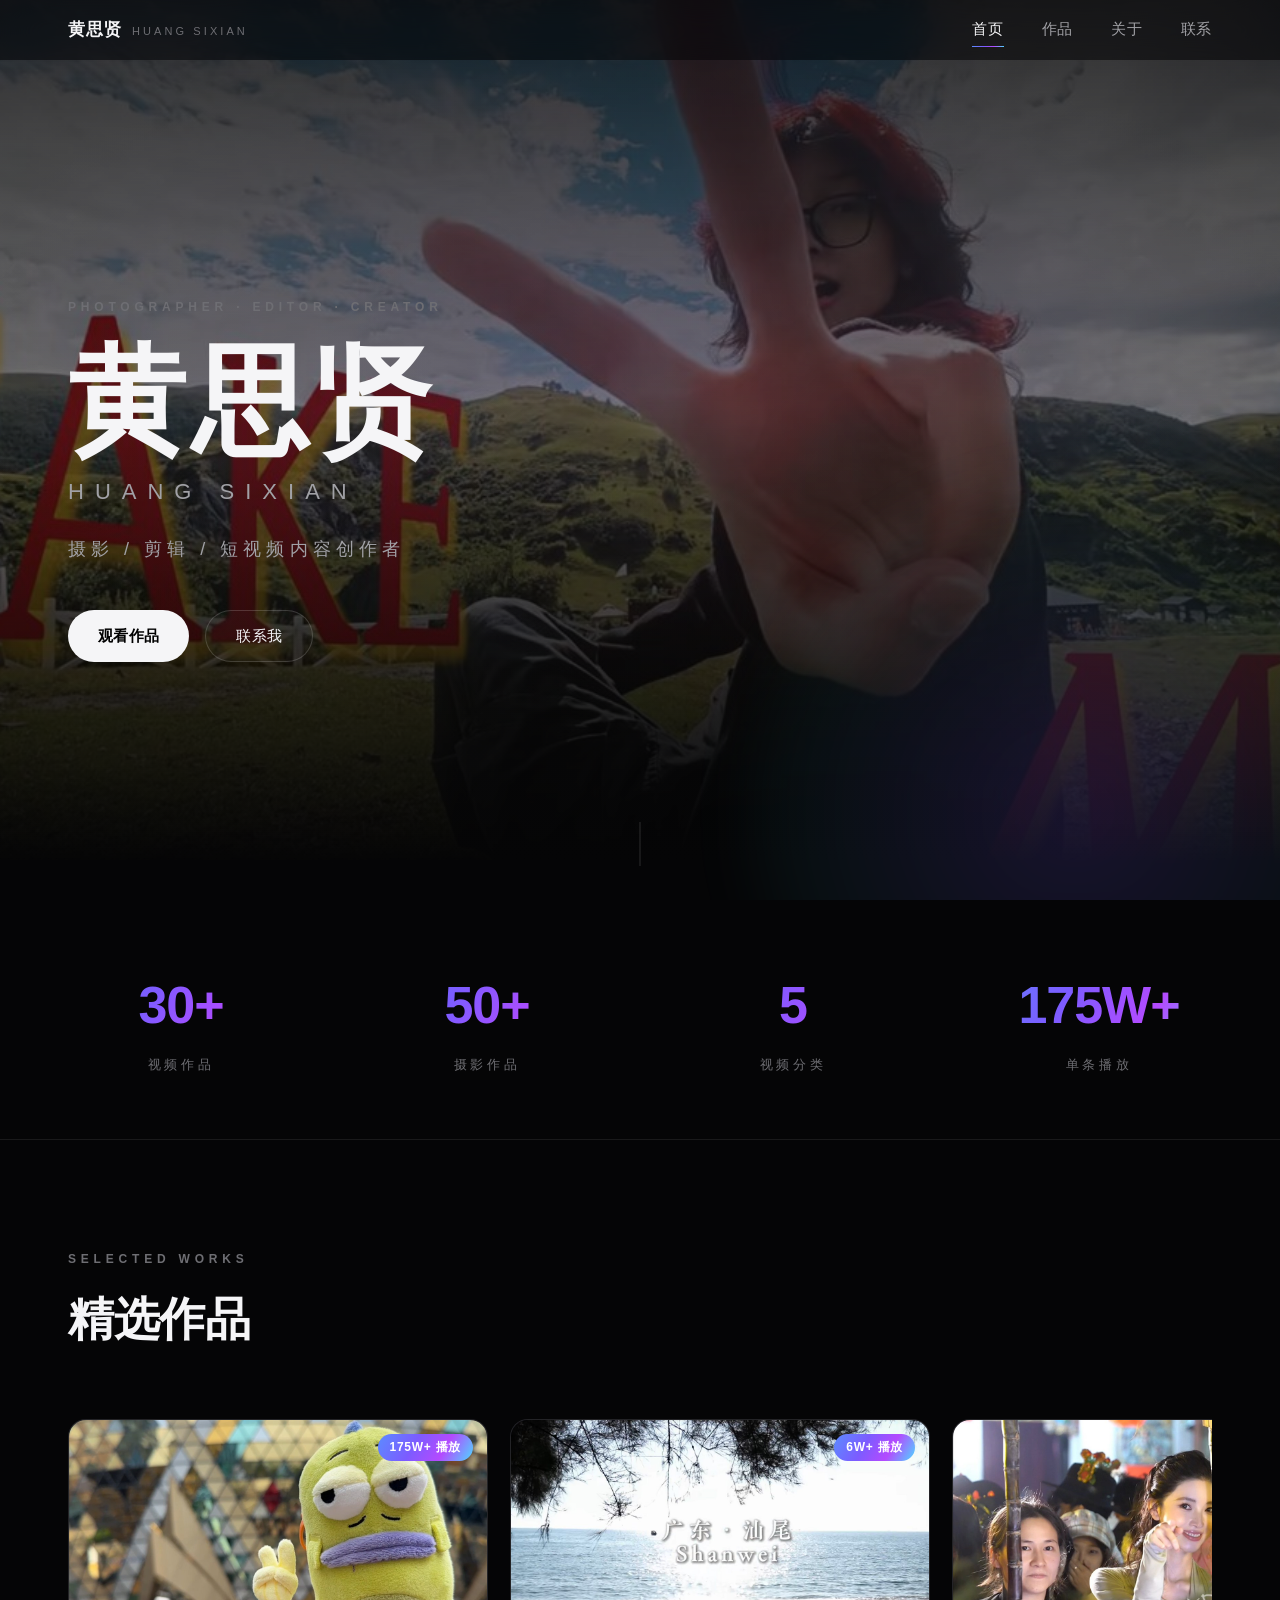
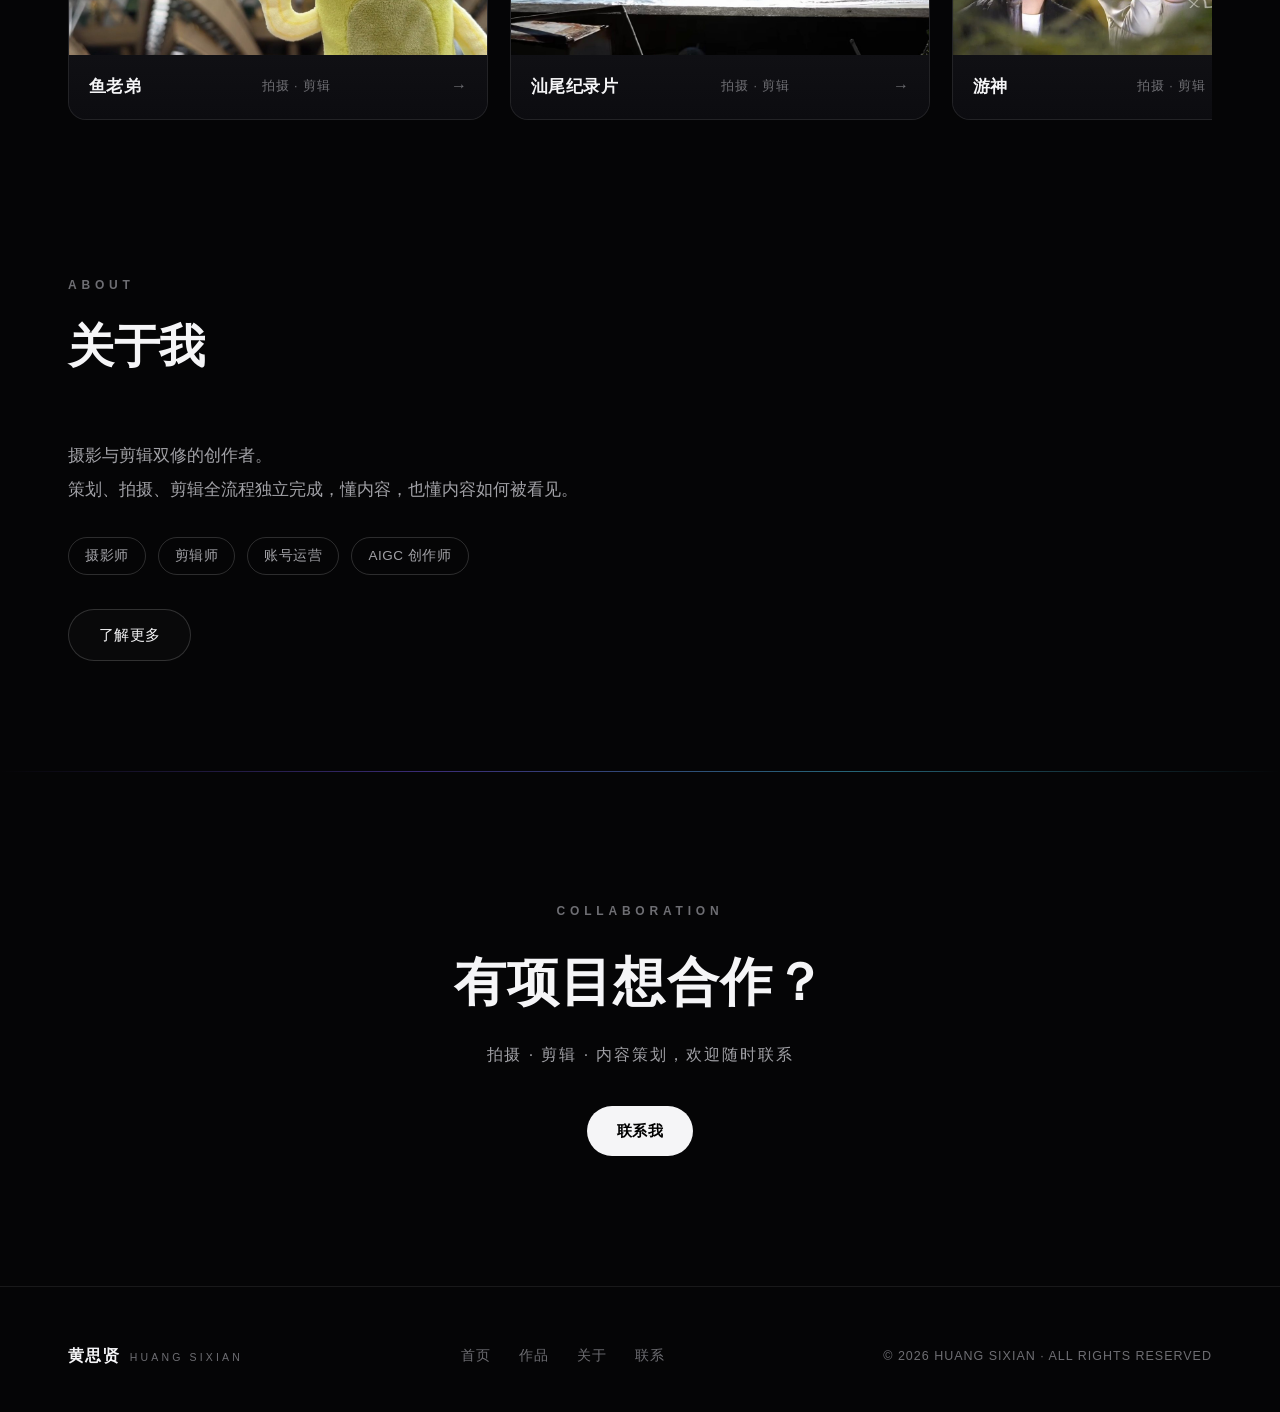
<file: index.html>
<!DOCTYPE html>
<html lang="zh-CN">
<head>
<meta charset="utf-8">
<meta name="viewport" content="width=device-width, initial-scale=1">
<meta name="description" content="黄思贤 HUANG SIXIAN — 摄影 / 剪辑 / 短视频内容创作者个人作品集">
<title>黄思贤 · HUANG SIXIAN — 作品集</title>
<link rel="stylesheet" href="css/style.css">
</head>
<body>

<nav class="nav" id="nav">
  <div class="container nav-inner">
    <a class="nav-logo" href="index.html">
      <span class="cn">黄思贤</span>
      <span class="en">HUANG SIXIAN</span>
    </a>
    <div class="nav-links">
      <a href="index.html" class="active">首页</a>
      <a href="works.html">作品</a>
      <a href="about.html">关于</a>
      <a href="contact.html">联系</a>
    </div>
    <button class="nav-burger" id="navBurger" aria-label="菜单">
      <span></span><span></span><span></span>
    </button>
  </div>
</nav>

<div class="mobile-menu" id="mobileMenu">
  <div>
    <a href="index.html" class="active">首页</a>
    <div class="en">HOME</div>
  </div>
  <div>
    <a href="works.html">作品</a>
    <div class="en">WORKS</div>
  </div>
  <div>
    <a href="about.html">关于</a>
    <div class="en">ABOUT</div>
  </div>
  <div>
    <a href="contact.html">联系</a>
    <div class="en">CONTACT</div>
  </div>
</div>

<header class="hero">
  <div class="hero-bg" id="heroBg">
    <video autoplay muted loop playsinline preload="auto"
           poster="assets/posters/c09.jpg"
           src="assets/media/1创意短片（自拍自剪）/川西短片1.mp4"></video>
  </div>
  <div class="hero-veil"></div>
  <div class="hero-glow"></div>
  <div class="container hero-content">
    <p class="label">PHOTOGRAPHER · EDITOR · CREATOR</p>
    <h1>黄思贤</h1>
    <p class="hero-en">HUANG SIXIAN</p>
    <p class="hero-sub">摄影 / 剪辑 / 短视频内容创作者</p>
    <div class="hero-cta">
      <a class="btn" href="works.html">观看作品</a>
      <a class="btn-ghost" href="contact.html">联系我</a>
    </div>
  </div>
  <div class="scroll-hint"></div>
</header>

<section class="stats">
  <div class="container stats-inner">
    <div class="stat reveal"><div class="num">30+</div><div class="cap">视频作品</div></div>
    <div class="stat reveal"><div class="num">50+</div><div class="cap">摄影作品</div></div>
    <div class="stat reveal"><div class="num">5</div><div class="cap">视频分类</div></div>
    <div class="stat reveal"><div class="num">175W+</div><div class="cap">单条播放</div></div>
  </div>
</section>

<section class="section" id="featured">
  <div class="container">
    <div class="section-head reveal">
      <span class="label">SELECTED WORKS</span>
      <h2>精选作品</h2>
    </div>
  </div>
  <div class="container">
    <div class="featured-row" id="featuredRow"></div>
  </div>
</section>

<section class="section" style="padding-top:20px;">
  <div class="container">
    <div class="section-head reveal">
      <span class="label">ABOUT</span>
      <h2>关于我</h2>
    </div>
    <div class="reveal" style="max-width:640px;">
      <p style="font-size:17px;color:var(--text-2);line-height:2;">
        摄影与剪辑双修的创作者。<br>
        策划、拍摄、剪辑全流程独立完成，懂内容，也懂内容如何被看见。
      </p>
      <div class="skill-row">
        <span class="chip">摄影师</span>
        <span class="chip">剪辑师</span>
        <span class="chip">账号运营</span>
        <span class="chip">AIGC 创作师</span>
      </div>
      <div style="margin-top:34px;">
        <a class="btn-ghost" href="about.html">了解更多</a>
      </div>
    </div>
  </div>
</section>

<div class="grad-line"></div>

<section class="cta">
  <div class="container reveal">
    <span class="label" style="margin-bottom:20px;display:block;">COLLABORATION</span>
    <h2>有项目想合作？</h2>
    <p>拍摄 · 剪辑 · 内容策划，欢迎随时联系</p>
    <a class="btn" href="contact.html">联系我</a>
  </div>
</section>

<footer>
  <div class="container footer-inner">
    <div class="footer-brand">
      <span class="cn">黄思贤</span>
      <span class="en">HUANG SIXIAN</span>
    </div>
    <div class="footer-links">
      <a href="index.html">首页</a>
      <a href="works.html">作品</a>
      <a href="about.html">关于</a>
      <a href="contact.html">联系</a>
    </div>
    <div class="footer-copy">© 2026 HUANG SIXIAN · ALL RIGHTS RESERVED</div>
  </div>
</footer>

<div class="toast" id="toast"></div>

<script src="js/data.js"></script>
<script src="js/main.js"></script>
<script src="js/home.js"></script>
</body>
</html>
</file>
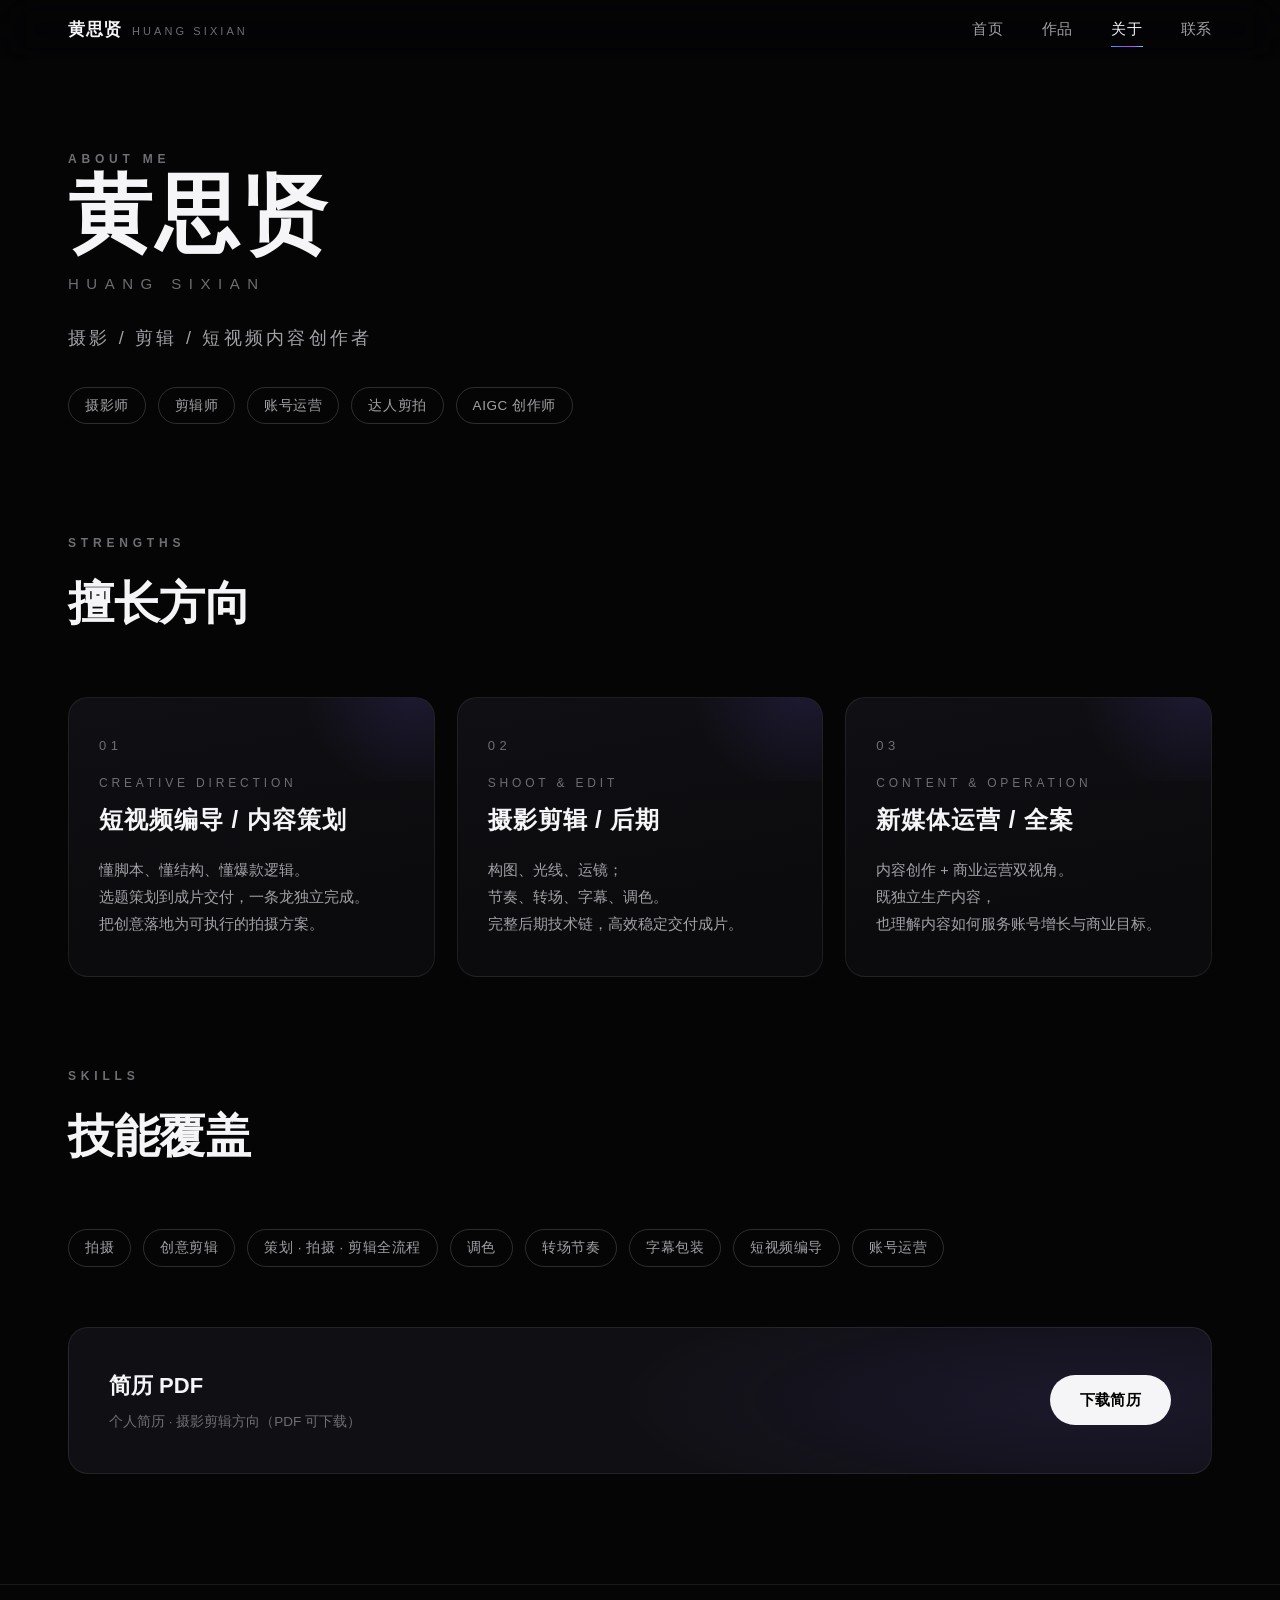
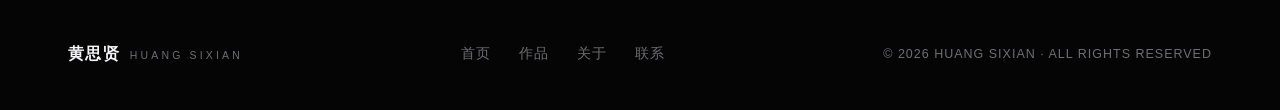
<file: about.html>
<!DOCTYPE html>
<html lang="zh-CN">
<head>
<meta charset="utf-8">
<meta name="viewport" content="width=device-width, initial-scale=1">
<meta name="description" content="黄思贤 — 摄影师 / 剪辑师 / 账号运营 / AIGC 创作师">
<title>关于 · 黄思贤 HUANG SIXIAN</title>
<link rel="stylesheet" href="css/style.css">
</head>
<body>

<nav class="nav" id="nav">
  <div class="container nav-inner">
    <a class="nav-logo" href="index.html">
      <span class="cn">黄思贤</span>
      <span class="en">HUANG SIXIAN</span>
    </a>
    <div class="nav-links">
      <a href="index.html">首页</a>
      <a href="works.html">作品</a>
      <a href="about.html" class="active">关于</a>
      <a href="contact.html">联系</a>
    </div>
    <button class="nav-burger" id="navBurger" aria-label="菜单">
      <span></span><span></span><span></span>
    </button>
  </div>
</nav>

<div class="mobile-menu" id="mobileMenu">
  <div>
    <a href="index.html">首页</a>
    <div class="en">HOME</div>
  </div>
  <div>
    <a href="works.html">作品</a>
    <div class="en">WORKS</div>
  </div>
  <div>
    <a href="about.html" class="active">关于</a>
    <div class="en">ABOUT</div>
  </div>
  <div>
    <a href="contact.html">联系</a>
    <div class="en">CONTACT</div>
  </div>
</div>

<header class="about-hero">
  <div class="container">
    <p class="label reveal">ABOUT ME</p>
    <h1 class="reveal">黄思贤</h1>
    <p class="en reveal">HUANG SIXIAN</p>
    <p class="sub reveal">摄影 / 剪辑 / 短视频内容创作者</p>
    <div class="tags reveal">
      <span class="chip">摄影师</span>
      <span class="chip">剪辑师</span>
      <span class="chip">账号运营</span>
      <span class="chip">达人剪拍</span>
      <span class="chip">AIGC 创作师</span>
    </div>
  </div>
</header>

<section class="section">
  <div class="container">
    <div class="section-head reveal">
      <span class="label">STRENGTHS</span>
      <h2>擅长方向</h2>
    </div>
    <div class="adv-grid">
      <div class="adv-card reveal">
        <span class="no">01</span>
        <div class="en">CREATIVE DIRECTION</div>
        <h3>短视频编导 / 内容策划</h3>
        <p>懂脚本、懂结构、懂爆款逻辑。<br>
        选题策划到成片交付，一条龙独立完成。<br>
        把创意落地为可执行的拍摄方案。</p>
      </div>
      <div class="adv-card reveal">
        <span class="no">02</span>
        <div class="en">SHOOT &amp; EDIT</div>
        <h3>摄影剪辑 / 后期</h3>
        <p>构图、光线、运镜；<br>
        节奏、转场、字幕、调色。<br>
        完整后期技术链，高效稳定交付成片。</p>
      </div>
      <div class="adv-card reveal">
        <span class="no">03</span>
        <div class="en">CONTENT &amp; OPERATION</div>
        <h3>新媒体运营 / 全案</h3>
        <p>内容创作 + 商业运营双视角。<br>
        既独立生产内容，<br>
        也理解内容如何服务账号增长与商业目标。</p>
      </div>
    </div>

    <div class="section-head reveal" style="margin-top:90px;">
      <span class="label">SKILLS</span>
      <h2>技能覆盖</h2>
    </div>
    <div class="skill-row reveal">
      <span class="chip">拍摄</span>
      <span class="chip">创意剪辑</span>
      <span class="chip">策划 · 拍摄 · 剪辑全流程</span>
      <span class="chip">调色</span>
      <span class="chip">转场节奏</span>
      <span class="chip">字幕包装</span>
      <span class="chip">短视频编导</span>
      <span class="chip">账号运营</span>
    </div>

    <div class="resume-box reveal">
      <div>
        <h3>简历 PDF</h3>
        <p class="hint">个人简历 · 摄影剪辑方向（PDF 可下载）</p>
      </div>
      <a class="btn" href="assets/resume.pdf">下载简历</a>
    </div>
  </div>
</section>

<footer>
  <div class="container footer-inner">
    <div class="footer-brand">
      <span class="cn">黄思贤</span>
      <span class="en">HUANG SIXIAN</span>
    </div>
    <div class="footer-links">
      <a href="index.html">首页</a>
      <a href="works.html">作品</a>
      <a href="about.html">关于</a>
      <a href="contact.html">联系</a>
    </div>
    <div class="footer-copy">© 2026 HUANG SIXIAN · ALL RIGHTS RESERVED</div>
  </div>
</footer>

<div class="toast" id="toast"></div>

<script src="js/data.js"></script>
<script src="js/main.js"></script>
</body>
</html>
</file>
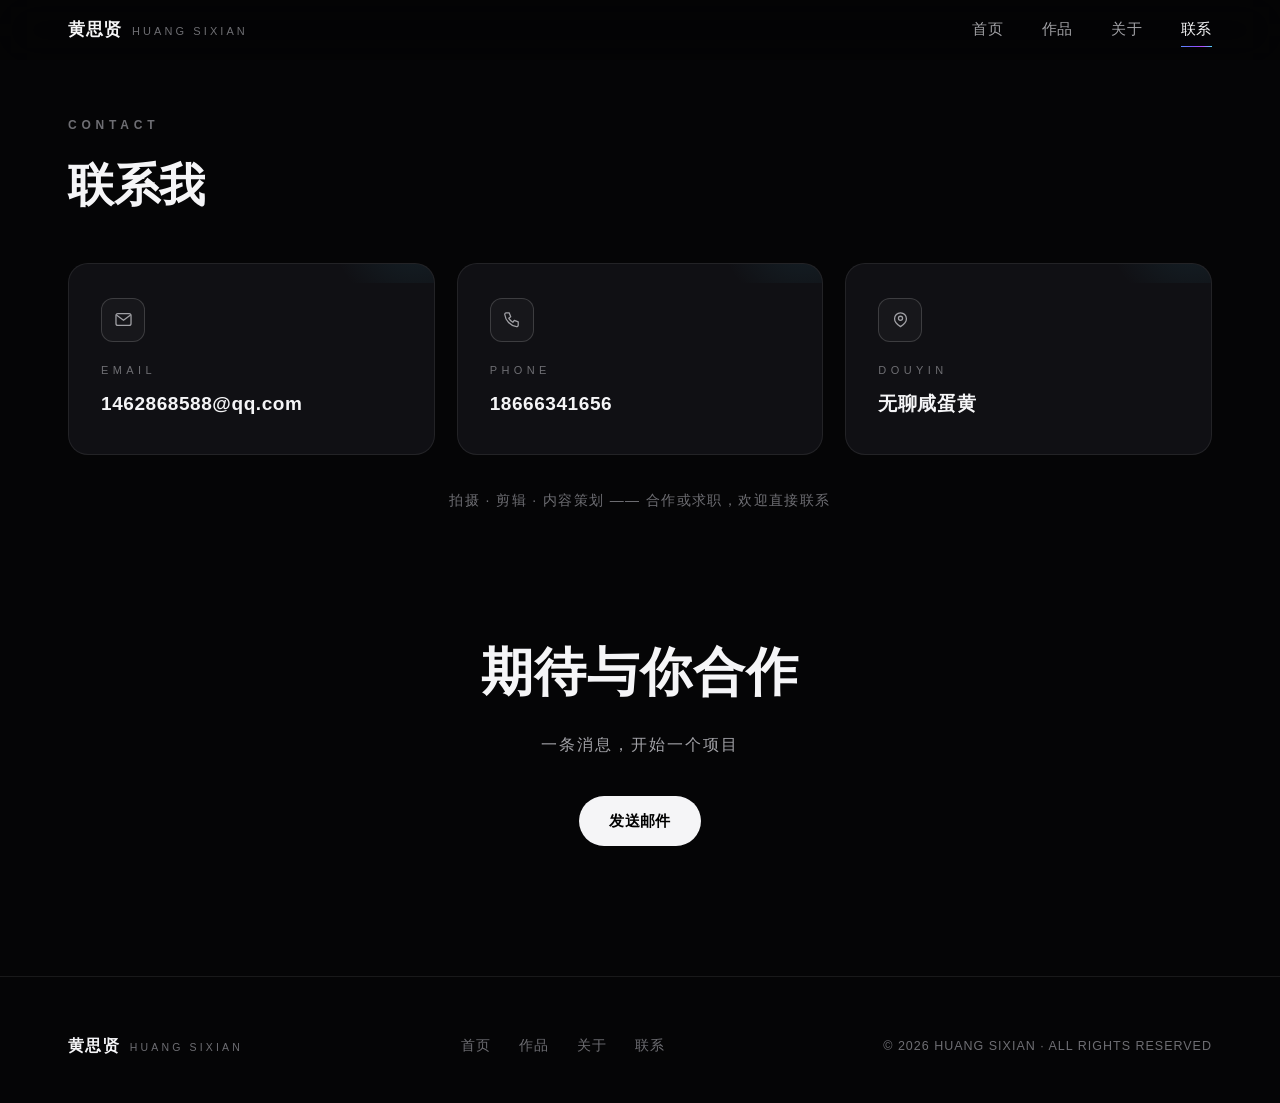
<file: contact.html>
<!DOCTYPE html>
<html lang="zh-CN">
<head>
<meta charset="utf-8">
<meta name="viewport" content="width=device-width, initial-scale=1">
<meta name="description" content="联系黄思贤 — 拍摄 / 剪辑 / 内容策划合作">
<title>联系 · 黄思贤 HUANG SIXIAN</title>
<link rel="stylesheet" href="css/style.css">
</head>
<body>

<nav class="nav" id="nav">
  <div class="container nav-inner">
    <a class="nav-logo" href="index.html">
      <span class="cn">黄思贤</span>
      <span class="en">HUANG SIXIAN</span>
    </a>
    <div class="nav-links">
      <a href="index.html">首页</a>
      <a href="works.html">作品</a>
      <a href="about.html">关于</a>
      <a href="contact.html" class="active">联系</a>
    </div>
    <button class="nav-burger" id="navBurger" aria-label="菜单">
      <span></span><span></span><span></span>
    </button>
  </div>
</nav>

<div class="mobile-menu" id="mobileMenu">
  <div>
    <a href="index.html">首页</a>
    <div class="en">HOME</div>
  </div>
  <div>
    <a href="works.html">作品</a>
    <div class="en">WORKS</div>
  </div>
  <div>
    <a href="about.html">关于</a>
    <div class="en">ABOUT</div>
  </div>
  <div>
    <a href="contact.html" class="active">联系</a>
    <div class="en">CONTACT</div>
  </div>
</div>

<header class="detail-hero">
  <div class="container">
    <div class="section-head reveal" style="margin-bottom:40px;">
      <span class="label">CONTACT</span>
      <h2>联系我</h2>
    </div>
  </div>
</header>

<section style="padding-bottom:40px;">
  <div class="container">
    <div class="contact-grid" id="contactGrid">
      <div class="contact-card reveal" data-copy="1462868588@qq.com">
        <div class="icon">
          <svg viewBox="0 0 24 24" fill="none" stroke-width="1.6" stroke-linecap="round" stroke-linejoin="round"><rect x="2.5" y="4.5" width="19" height="15" rx="2.5"/><path d="m3.5 6.5 8.5 6.5 8.5-6.5"/></svg>
        </div>
        <div class="en">EMAIL</div>
        <div class="val">1462868588@qq.com</div>
        <span class="tip">点击复制</span>
      </div>
      <div class="contact-card reveal" data-copy="18666341656">
        <div class="icon">
          <svg viewBox="0 0 24 24" fill="none" stroke-width="1.6" stroke-linecap="round" stroke-linejoin="round"><path d="M5 3.5h4l2 5-2.5 1.8a13 13 0 0 0 5.2 5.2L15.5 13l5 2v4a2 2 0 0 1-2.2 2A17.5 17.5 0 0 1 3.5 5.7 2 2 0 0 1 5 3.5Z"/></svg>
        </div>
        <div class="en">PHONE</div>
        <div class="val">18666341656</div>
        <span class="tip">点击复制</span>
      </div>
      <div class="contact-card reveal" data-copy="无聊咸蛋黄">
        <div class="icon">
          <svg viewBox="0 0 24 24" fill="none" stroke-width="1.6" stroke-linecap="round" stroke-linejoin="round"><path d="M12 21s-7.5-4.6-7.5-10a7.5 7.5 0 0 1 15 0c0 5.4-7.5 10-7.5 10Z"/><circle cx="12" cy="10.5" r="2.6"/></svg>
        </div>
        <div class="en">DOUYIN</div>
        <div class="val">无聊咸蛋黄</div>
        <span class="tip">点击复制</span>
      </div>
    </div>
    <p class="contact-note reveal">拍摄 · 剪辑 · 内容策划 —— 合作或求职，欢迎直接联系</p>
  </div>
</section>

<section class="cta" style="padding-top:80px;">
  <div class="container reveal">
    <h2>期待与你合作</h2>
    <p>一条消息，开始一个项目</p>
    <a class="btn" href="mailto:1462868588@qq.com">发送邮件</a>
  </div>
</section>

<footer>
  <div class="container footer-inner">
    <div class="footer-brand">
      <span class="cn">黄思贤</span>
      <span class="en">HUANG SIXIAN</span>
    </div>
    <div class="footer-links">
      <a href="index.html">首页</a>
      <a href="works.html">作品</a>
      <a href="about.html">关于</a>
      <a href="contact.html">联系</a>
    </div>
    <div class="footer-copy">© 2026 HUANG SIXIAN · ALL RIGHTS RESERVED</div>
  </div>
</footer>

<div class="toast" id="toast"></div>

<script src="js/data.js"></script>
<script src="js/main.js"></script>
</body>
</html>
</file>
<file: css/style.css>
/* ============================================
   黄思贤作品集 · 全局样式
   深色 · 克制 · 电影感
   ============================================ */

:root {
  --bg: #050506;
  --bg-2: #0b0b0e;
  --card: #101014;
  --line: rgba(255, 255, 255, 0.08);
  --line-strong: rgba(255, 255, 255, 0.16);
  --text: #f5f5f7;
  --text-2: #a1a1a6;
  --text-3: #6e6e73;
  --grad: linear-gradient(120deg, #5b8cff, #7c5cff 38%, #b44aff 68%, #4dd8ff);
  --font: -apple-system, BlinkMacSystemFont, "SF Pro SC", "PingFang SC",
          "Microsoft YaHei UI", "Microsoft YaHei", "Segoe UI", sans-serif;
  --ease: cubic-bezier(0.22, 0.61, 0.21, 1);
  --nav-h: 60px;
}

* { margin: 0; padding: 0; box-sizing: border-box; }

html {
  scroll-behavior: smooth;
  -webkit-text-size-adjust: 100%;
}

body {
  background: var(--bg);
  color: var(--text);
  font-family: var(--font);
  font-size: 16px;
  line-height: 1.6;
  -webkit-font-smoothing: antialiased;
  overflow-x: hidden;
}

::selection { background: rgba(124, 92, 255, 0.4); }

img, video { display: block; max-width: 100%; }
a { color: inherit; text-decoration: none; }
button { font-family: inherit; }

/* ---------- 通用 ---------- */

.container { max-width: 1200px; margin: 0 auto; padding: 0 28px; }

.label {
  font-size: 12px;
  font-weight: 600;
  letter-spacing: 0.4em;
  text-transform: uppercase;
  color: var(--text-3);
}

.section { padding: 110px 0; }

.section-head { margin-bottom: 56px; }
.section-head .label { display: block; margin-bottom: 14px; }
.section-head h2 {
  font-size: clamp(30px, 4.5vw, 46px);
  font-weight: 600;
  letter-spacing: -0.01em;
}

.grad-line {
  height: 1px;
  background: linear-gradient(90deg, transparent, rgba(124, 92, 255, 0.45), rgba(77, 216, 255, 0.45), transparent);
}

.grad-text {
  background: var(--grad);
  -webkit-background-clip: text;
  background-clip: text;
  -webkit-text-fill-color: transparent;
  color: transparent;
}

/* 按钮 */
.btn {
  display: inline-flex;
  align-items: center;
  justify-content: center;
  gap: 8px;
  padding: 13px 30px;
  border-radius: 999px;
  background: #f5f5f7;
  color: #000;
  font-size: 15px;
  font-weight: 600;
  letter-spacing: 0.02em;
  transition: transform 0.35s var(--ease), opacity 0.35s var(--ease), background 0.35s var(--ease);
}
.btn:hover { transform: translateY(-2px); opacity: 0.9; }
.btn:active { transform: translateY(0) scale(0.98); }

.btn-ghost {
  display: inline-flex;
  align-items: center;
  justify-content: center;
  gap: 8px;
  padding: 13px 30px;
  border-radius: 999px;
  border: 1px solid var(--line-strong);
  color: var(--text);
  font-size: 15px;
  font-weight: 500;
  letter-spacing: 0.02em;
  background: rgba(255, 255, 255, 0.02);
  transition: border-color 0.35s var(--ease), background 0.35s var(--ease), transform 0.35s var(--ease);
}
.btn-ghost:hover { border-color: rgba(255, 255, 255, 0.4); background: rgba(255, 255, 255, 0.06); transform: translateY(-2px); }

.chip {
  display: inline-block;
  padding: 7px 16px;
  border: 1px solid var(--line-strong);
  border-radius: 999px;
  font-size: 13.5px;
  color: var(--text-2);
  letter-spacing: 0.04em;
}

/* 滚动渐入 */
.reveal {
  opacity: 0;
  transform: translateY(26px);
  transition: opacity 0.9s var(--ease), transform 0.9s var(--ease);
}
.reveal.visible { opacity: 1; transform: none; }

/* ---------- 导航 ---------- */

.nav {
  position: fixed;
  top: 0; left: 0; right: 0;
  z-index: 100;
  height: var(--nav-h);
  background: rgba(5, 5, 6, 0.55);
  -webkit-backdrop-filter: blur(22px) saturate(1.5);
  backdrop-filter: blur(22px) saturate(1.5);
  border-bottom: 1px solid transparent;
  transition: border-color 0.4s var(--ease), background 0.4s var(--ease);
}
.nav.scrolled { border-bottom-color: var(--line); background: rgba(5, 5, 6, 0.78); }

.nav-inner {
  height: 100%;
  display: flex;
  align-items: center;
  justify-content: space-between;
}

.nav-logo { display: flex; align-items: baseline; gap: 10px; }
.nav-logo .cn { font-size: 17px; font-weight: 600; letter-spacing: 0.06em; }
.nav-logo .en { font-size: 11px; font-weight: 500; letter-spacing: 0.28em; color: var(--text-3); }

.nav-links { display: flex; align-items: center; gap: 38px; }
.nav-links a {
  position: relative;
  font-size: 14.5px;
  color: var(--text-2);
  letter-spacing: 0.05em;
  padding: 6px 0;
  transition: color 0.3s var(--ease);
}
.nav-links a::after {
  content: "";
  position: absolute;
  left: 0; bottom: 0;
  width: 0; height: 1px;
  background: var(--grad);
  transition: width 0.35s var(--ease);
}
.nav-links a:hover { color: var(--text); }
.nav-links a:hover::after { width: 100%; }
.nav-links a.active { color: var(--text); }
.nav-links a.active::after { width: 100%; }

.nav-burger {
  display: none;
  flex-direction: column;
  gap: 5px;
  background: none;
  border: 0;
  cursor: pointer;
  padding: 8px;
}
.nav-burger span {
  width: 22px; height: 1.5px;
  background: var(--text);
  transition: transform 0.35s var(--ease), opacity 0.35s var(--ease);
}
.nav-burger.open span:nth-child(1) { transform: translateY(6.5px) rotate(45deg); }
.nav-burger.open span:nth-child(2) { opacity: 0; }
.nav-burger.open span:nth-child(3) { transform: translateY(-6.5px) rotate(-45deg); }

/* 移动端菜单 */
.mobile-menu {
  position: fixed;
  inset: 0;
  z-index: 99;
  background: rgba(5, 5, 6, 0.96);
  -webkit-backdrop-filter: blur(30px);
  backdrop-filter: blur(30px);
  display: flex;
  flex-direction: column;
  align-items: center;
  justify-content: center;
  gap: 34px;
  opacity: 0;
  pointer-events: none;
  transition: opacity 0.45s var(--ease);
}
.mobile-menu.open { opacity: 1; pointer-events: auto; }
.mobile-menu a {
  font-size: 26px;
  font-weight: 500;
  letter-spacing: 0.12em;
  color: var(--text-2);
  transition: color 0.3s var(--ease), transform 0.45s var(--ease);
  transform: translateY(14px);
}
.mobile-menu.open a { transform: none; }
.mobile-menu a:hover, .mobile-menu a.active { color: var(--text); }
.mobile-menu .en { font-size: 11px; letter-spacing: 0.4em; color: var(--text-3); margin-top: 8px; }

/* ---------- 首页 Hero ---------- */

.hero {
  position: relative;
  height: 100svh;
  min-height: 620px;
  overflow: hidden;
  display: flex;
  align-items: center;
}
.hero-bg {
  position: absolute;
  inset: -8% 0;
  z-index: 0;
  pointer-events: none;
}
.hero-bg video {
  width: 100%; height: 100%;
  object-fit: cover;
  opacity: 0.62;
  will-change: transform;
}
.hero-veil {
  position: absolute;
  inset: 0;
  z-index: 1;
  background:
    linear-gradient(180deg, rgba(5, 5, 6, 0.72) 0%, rgba(5, 5, 6, 0.25) 45%, var(--bg) 96%),
    radial-gradient(ellipse 80% 55% at 50% 40%, rgba(124, 92, 255, 0.12), transparent 70%);
}
.hero-content {
  position: relative;
  z-index: 2;
  width: 100%;
  padding-top: var(--nav-h);
}
.hero-content .label {
  display: block;
  margin-bottom: 22px;
  opacity: 0;
  animation: rise 1.1s var(--ease) 0.25s forwards;
}
.hero-content h1 {
  font-size: clamp(58px, 11vw, 118px);
  font-weight: 600;
  letter-spacing: 0.04em;
  line-height: 1.05;
  opacity: 0;
  animation: rise 1.2s var(--ease) 0.42s forwards;
}
.hero-en {
  margin-top: 10px;
  font-size: clamp(15px, 2.2vw, 22px);
  font-weight: 500;
  letter-spacing: 0.5em;
  color: var(--text-2);
  text-transform: uppercase;
  opacity: 0;
  animation: rise 1.2s var(--ease) 0.58s forwards;
}
.hero-sub {
  margin-top: 26px;
  font-size: clamp(15px, 2vw, 18px);
  color: var(--text-2);
  letter-spacing: 0.28em;
  opacity: 0;
  animation: rise 1.2s var(--ease) 0.74s forwards;
}
.hero-cta {
  margin-top: 46px;
  display: flex;
  gap: 16px;
  flex-wrap: wrap;
  opacity: 0;
  animation: rise 1.2s var(--ease) 0.9s forwards;
}
.hero-glow {
  position: absolute;
  z-index: 1;
  right: -12%;
  bottom: -30%;
  width: 56vw;
  height: 56vw;
  background: radial-gradient(circle, rgba(124, 92, 255, 0.16), rgba(77, 216, 255, 0.05) 55%, transparent 72%);
  filter: blur(20px);
  pointer-events: none;
}
@keyframes rise {
  from { opacity: 0; transform: translateY(34px); }
  to { opacity: 1; transform: none; }
}

.scroll-hint {
  position: absolute;
  z-index: 2;
  left: 50%;
  bottom: 34px;
  transform: translateX(-50%);
  width: 1px; height: 44px;
  background: var(--line-strong);
  overflow: hidden;
}
.scroll-hint::after {
  content: "";
  position: absolute;
  left: 0; top: -40%;
  width: 100%; height: 40%;
  background: var(--grad);
  animation: drip 2.2s var(--ease) infinite;
}
@keyframes drip {
  0% { top: -40%; }
  60%, 100% { top: 110%; }
}

/* ---------- 数据条 ---------- */

.stats { border-bottom: 1px solid var(--line); }
.stats-inner {
  display: grid;
  grid-template-columns: repeat(4, 1fr);
  gap: 24px;
  padding: 64px 0;
}
.stat { text-align: center; }
.stat .num {
  font-size: clamp(34px, 5vw, 52px);
  font-weight: 600;
  letter-spacing: -0.02em;
  background: var(--grad);
  -webkit-background-clip: text;
  background-clip: text;
  -webkit-text-fill-color: transparent;
  color: transparent;
}
.stat .cap {
  margin-top: 8px;
  font-size: 12.5px;
  letter-spacing: 0.3em;
  color: var(--text-3);
}

/* ---------- 作品卡片 ---------- */

.work-card {
  position: relative;
  border-radius: 18px;
  overflow: hidden;
  background: var(--card);
  border: 1px solid var(--line);
  cursor: pointer;
  transition: transform 0.5s var(--ease), border-color 0.5s var(--ease), box-shadow 0.5s var(--ease);
}
.work-card:hover {
  transform: translateY(-6px);
  border-color: var(--line-strong);
  box-shadow: 0 24px 60px rgba(0, 0, 0, 0.55), 0 0 0 1px rgba(124, 92, 255, 0.12);
}
.work-card .thumb {
  position: relative;
  aspect-ratio: 16 / 9;
  overflow: hidden;
}
.work-card .poster {
  position: absolute;
  inset: 0;
  display: flex;
  flex-direction: column;
  align-items: center;
  justify-content: center;
  gap: 10px;
  background:
    radial-gradient(ellipse 90% 80% at 50% 0%, rgba(124, 92, 255, 0.22), transparent 62%),
    linear-gradient(160deg, #16161c, #0a0a0e 70%);
  transition: opacity 0.45s var(--ease), transform 0.6s var(--ease);
}
.work-card:hover .poster { transform: scale(1.045); }
.work-card img.cover {
  position: absolute;
  inset: 0;
  width: 100%;
  height: 100%;
  object-fit: cover;
}
.work-card video.still {
  position: absolute;
  inset: 0;
  width: 100%;
  height: 100%;
  object-fit: cover;
}
.work-card .poster .play {
  margin-top: 6px;
  width: 52px; height: 52px;
  border-radius: 50%;
  border: 1px solid var(--line-strong);
  background: rgba(255, 255, 255, 0.04);
  display: flex;
  align-items: center;
  justify-content: center;
  transition: background 0.4s var(--ease), transform 0.4s var(--ease);
}
.work-card:hover .poster .play { background: rgba(255, 255, 255, 0.12); transform: scale(1.08); }
.work-card .poster .play svg { width: 16px; height: 16px; fill: var(--text); margin-left: 2px; }
.work-card video.preview {
  position: absolute;
  inset: 0;
  width: 100%; height: 100%;
  object-fit: cover;
  opacity: 0;
  transition: opacity 0.5s var(--ease);
}
.work-card:hover video.preview { opacity: 1; }
.work-card .badge {
  position: absolute;
  top: 14px; right: 14px;
  z-index: 2;
  padding: 4px 12px;
  border-radius: 999px;
  font-size: 12px;
  font-weight: 600;
  letter-spacing: 0.06em;
  color: #fff;
  background: var(--grad);
}
.work-card .info {
  position: relative;
  padding: 18px 20px 20px;
  display: flex;
  align-items: center;
  justify-content: space-between;
  gap: 12px;
  background: linear-gradient(180deg, var(--card), #0c0c10);
}
.work-card .info .t { font-size: 16.5px; font-weight: 600; letter-spacing: 0.03em; }
.work-card .info .r { font-size: 12.5px; color: var(--text-3); letter-spacing: 0.08em; white-space: nowrap; }
.work-card .info .arrow { color: var(--text-3); transition: transform 0.4s var(--ease), color 0.4s var(--ease); }
.work-card:hover .info .arrow { transform: translateX(4px); color: var(--text); }

/* 精选横向滚动 */
.featured-row {
  display: flex;
  gap: 22px;
  overflow-x: auto;
  padding: 6px 4px 26px;
  scroll-snap-type: x mandatory;
  scrollbar-width: none;
}
.featured-row::-webkit-scrollbar { display: none; }
.featured-row .work-card { flex: 0 0 min(420px, 82vw); scroll-snap-align: start; }

/* 作品页网格 */
.work-grid {
  display: grid;
  grid-template-columns: repeat(3, 1fr);
  gap: 22px;
}

/* 筛选条 */
.filter-bar {
  position: sticky;
  top: var(--nav-h);
  z-index: 90;
  background: rgba(5, 5, 6, 0.8);
  -webkit-backdrop-filter: blur(20px) saturate(1.4);
  backdrop-filter: blur(20px) saturate(1.4);
  border-bottom: 1px solid var(--line);
  padding: 14px 0;
}
.filter-row {
  display: flex;
  gap: 10px;
  overflow-x: auto;
  scrollbar-width: none;
}
.filter-row::-webkit-scrollbar { display: none; }
.filter-btn {
  flex: 0 0 auto;
  padding: 9px 20px;
  border-radius: 999px;
  border: 1px solid var(--line);
  background: transparent;
  color: var(--text-2);
  font-size: 14px;
  letter-spacing: 0.05em;
  cursor: pointer;
  transition: all 0.35s var(--ease);
}
.filter-btn:hover { color: var(--text); border-color: var(--line-strong); }
.filter-btn.active {
  background: #f5f5f7;
  border-color: #f5f5f7;
  color: #000;
  font-weight: 600;
}

/* ---------- 摄影画廊 ---------- */

.photo-group { margin-bottom: 72px; }
.photo-group-head {
  display: flex;
  align-items: baseline;
  gap: 14px;
  margin-bottom: 26px;
}
.photo-group-head h3 { font-size: 26px; font-weight: 600; letter-spacing: 0.05em; }
.photo-group-head .en { font-size: 11px; letter-spacing: 0.4em; color: var(--text-3); }

.masonry { columns: 3 260px; column-gap: 16px; }
.masonry .photo-item {
  position: relative;
  break-inside: avoid;
  margin-bottom: 16px;
  border-radius: 14px;
  overflow: hidden;
  cursor: zoom-in;
  border: 1px solid transparent;
  transition: border-color 0.4s var(--ease), transform 0.5s var(--ease);
}
.masonry .photo-item:hover { border-color: var(--line-strong); transform: scale(1.015); }
.masonry .photo-item img {
  width: 100%;
  height: auto;
  transition: transform 0.6s var(--ease);
}
.masonry .photo-item:hover img { transform: scale(1.04); }

/* 灯箱 */
.lightbox {
  position: fixed;
  inset: 0;
  z-index: 200;
  background: rgba(3, 3, 4, 0.94);
  -webkit-backdrop-filter: blur(18px);
  backdrop-filter: blur(18px);
  display: flex;
  align-items: center;
  justify-content: center;
  opacity: 0;
  pointer-events: none;
  transition: opacity 0.4s var(--ease);
}
.lightbox.open { opacity: 1; pointer-events: auto; }
.lightbox img {
  max-width: 92vw;
  max-height: 86vh;
  border-radius: 8px;
  box-shadow: 0 40px 120px rgba(0, 0, 0, 0.8);
  transform: scale(0.97);
  transition: transform 0.45s var(--ease);
}
.lightbox.open img { transform: scale(1); }
.lightbox .lb-btn {
  position: absolute;
  z-index: 2;
  width: 46px; height: 46px;
  border-radius: 50%;
  border: 1px solid var(--line-strong);
  background: rgba(255, 255, 255, 0.05);
  color: var(--text);
  font-size: 20px;
  cursor: pointer;
  display: flex;
  align-items: center;
  justify-content: center;
  transition: background 0.3s var(--ease);
}
.lightbox .lb-btn:hover { background: rgba(255, 255, 255, 0.14); }
.lightbox .lb-prev { left: 3vw; }
.lightbox .lb-next { right: 3vw; }
.lightbox .lb-close { top: 24px; right: 24px; font-size: 15px; }
.lightbox .lb-count {
  position: absolute;
  bottom: 26px; left: 50%;
  transform: translateX(-50%);
  font-size: 13px;
  letter-spacing: 0.25em;
  color: var(--text-3);
}

/* ---------- 详情页 ---------- */

.detail-hero { padding-top: calc(var(--nav-h) + 56px); }
.detail-back {
  display: inline-flex;
  align-items: center;
  gap: 8px;
  font-size: 13.5px;
  letter-spacing: 0.12em;
  color: var(--text-3);
  margin-bottom: 30px;
  transition: color 0.3s var(--ease);
}
.detail-back:hover { color: var(--text); }
.detail-video {
  position: relative;
  border-radius: 20px;
  overflow: hidden;
  border: 1px solid var(--line);
  background: #000;
  box-shadow: 0 40px 100px rgba(0, 0, 0, 0.6);
}
.detail-video video { width: 100%; aspect-ratio: 16 / 9; object-fit: contain; background: #000; }
.detail-body {
  display: grid;
  grid-template-columns: 1.6fr 1fr;
  gap: 56px;
  padding: 60px 0 30px;
}
.detail-title { font-size: clamp(30px, 4vw, 42px); font-weight: 600; letter-spacing: 0.02em; }
.detail-cat { margin-top: 14px; display: flex; align-items: center; gap: 12px; flex-wrap: wrap; }
.detail-desc { margin-top: 26px; color: var(--text-2); font-size: 16px; max-width: 560px; }
.detail-tags { margin-top: 26px; display: flex; gap: 10px; flex-wrap: wrap; }
.detail-meta {
  border: 1px solid var(--line);
  border-radius: 18px;
  padding: 26px 28px;
  background: var(--card);
  align-self: start;
}
.detail-meta .row {
  display: flex;
  justify-content: space-between;
  gap: 20px;
  padding: 13px 0;
  border-bottom: 1px solid var(--line);
  font-size: 14.5px;
}
.detail-meta .row:last-child { border-bottom: 0; }
.detail-meta .k { color: var(--text-3); letter-spacing: 0.1em; white-space: nowrap; }
.detail-meta .v { color: var(--text); text-align: right; }

.detail-nav {
  display: grid;
  grid-template-columns: 1fr 1fr;
  gap: 16px;
  padding: 30px 0 90px;
}
.detail-nav a {
  display: flex;
  flex-direction: column;
  gap: 4px;
  padding: 20px 24px;
  border: 1px solid var(--line);
  border-radius: 16px;
  background: var(--card);
  transition: border-color 0.4s var(--ease), transform 0.4s var(--ease);
}
.detail-nav a:hover { border-color: var(--line-strong); transform: translateY(-3px); }
.detail-nav a.next { align-items: flex-end; text-align: right; }
.detail-nav .k { font-size: 11px; letter-spacing: 0.3em; color: var(--text-3); }
.detail-nav .t { font-size: 16px; font-weight: 600; margin-top: 4px; }

.related { padding: 70px 0 110px; }

/* ---------- 关于页 ---------- */

.about-hero { padding-top: calc(var(--nav-h) + 90px); }
.about-hero h1 {
  font-size: clamp(46px, 8vw, 84px);
  font-weight: 600;
  letter-spacing: 0.04em;
  line-height: 1.08;
}
.about-hero .en {
  margin-top: 12px;
  font-size: 15px;
  letter-spacing: 0.5em;
  color: var(--text-3);
  text-transform: uppercase;
}
.about-hero .sub {
  margin-top: 28px;
  font-size: 18px;
  color: var(--text-2);
  letter-spacing: 0.18em;
}
.about-hero .tags { margin-top: 34px; display: flex; gap: 12px; flex-wrap: wrap; }

.adv-grid {
  display: grid;
  grid-template-columns: repeat(3, 1fr);
  gap: 22px;
}
.adv-card {
  position: relative;
  border: 1px solid var(--line);
  border-radius: 20px;
  padding: 34px 30px 38px;
  background: linear-gradient(170deg, var(--card), #0b0b0e 75%);
  overflow: hidden;
  transition: transform 0.5s var(--ease), border-color 0.5s var(--ease);
}
.adv-card:hover { transform: translateY(-6px); border-color: var(--line-strong); }
.adv-card::before {
  content: "";
  position: absolute;
  top: -40%; right: -30%;
  width: 70%; height: 70%;
  background: radial-gradient(circle, rgba(124, 92, 255, 0.14), transparent 70%);
  pointer-events: none;
}
.adv-card .no {
  font-size: 13px;
  letter-spacing: 0.35em;
  color: var(--text-3);
}
.adv-card .en {
  margin-top: 16px;
  font-size: 12px;
  letter-spacing: 0.32em;
  color: var(--text-3);
  text-transform: uppercase;
}
.adv-card h3 {
  margin-top: 8px;
  font-size: 24px;
  font-weight: 600;
  letter-spacing: 0.04em;
}
.adv-card p {
  margin-top: 18px;
  font-size: 14.5px;
  color: var(--text-2);
  line-height: 1.85;
}

.skill-row { display: flex; gap: 12px; flex-wrap: wrap; margin-top: 30px; }

.resume-box {
  margin-top: 60px;
  border: 1px solid var(--line);
  border-radius: 20px;
  padding: 40px;
  display: flex;
  align-items: center;
  justify-content: space-between;
  gap: 24px;
  flex-wrap: wrap;
  background:
    radial-gradient(ellipse 60% 120% at 90% 50%, rgba(124, 92, 255, 0.1), transparent 70%),
    var(--card);
}
.resume-box h3 { font-size: 22px; font-weight: 600; }
.resume-box .hint { margin-top: 8px; font-size: 13.5px; color: var(--text-3); }

/* ---------- 联系页 ---------- */

.contact-grid {
  display: grid;
  grid-template-columns: repeat(3, 1fr);
  gap: 22px;
}
.contact-card {
  position: relative;
  border: 1px solid var(--line);
  border-radius: 20px;
  padding: 34px 32px;
  background: var(--card);
  cursor: pointer;
  overflow: hidden;
  transition: transform 0.5s var(--ease), border-color 0.5s var(--ease);
}
.contact-card:hover { transform: translateY(-5px); border-color: var(--line-strong); }
.contact-card::before {
  content: "";
  position: absolute;
  top: -50%; right: -25%;
  width: 60%; height: 60%;
  background: radial-gradient(circle, rgba(77, 216, 255, 0.1), transparent 70%);
  pointer-events: none;
}
.contact-card .icon {
  width: 44px; height: 44px;
  border-radius: 12px;
  border: 1px solid var(--line-strong);
  display: flex;
  align-items: center;
  justify-content: center;
  margin-bottom: 20px;
  background: rgba(255, 255, 255, 0.03);
}
.contact-card .icon svg { width: 19px; height: 19px; stroke: var(--text-2); }
.contact-card .en { font-size: 11px; letter-spacing: 0.4em; color: var(--text-3); text-transform: uppercase; }
.contact-card .val { margin-top: 10px; font-size: 19px; font-weight: 600; letter-spacing: 0.03em; word-break: break-all; }
.contact-card .tip {
  position: absolute;
  top: 34px; right: 32px;
  font-size: 11.5px;
  letter-spacing: 0.15em;
  color: var(--text-3);
  opacity: 0;
  transition: opacity 0.35s var(--ease);
}
.contact-card:hover .tip { opacity: 1; }

.contact-note {
  margin-top: 34px;
  text-align: center;
  font-size: 14px;
  color: var(--text-3);
  letter-spacing: 0.1em;
}

/* ---------- CTA ---------- */

.cta {
  padding: 130px 0;
  text-align: center;
}
.cta h2 {
  font-size: clamp(32px, 5vw, 52px);
  font-weight: 600;
  letter-spacing: 0.02em;
}
.cta p {
  margin-top: 18px;
  color: var(--text-2);
  letter-spacing: 0.12em;
}
.cta .btn { margin-top: 38px; }

/* ---------- 页脚 ---------- */

footer {
  border-top: 1px solid var(--line);
  padding: 56px 0 44px;
}
.footer-inner {
  display: flex;
  align-items: center;
  justify-content: space-between;
  gap: 24px;
  flex-wrap: wrap;
}
.footer-brand { display: flex; align-items: baseline; gap: 10px; }
.footer-brand .cn { font-size: 16px; font-weight: 600; letter-spacing: 0.08em; }
.footer-brand .en { font-size: 10.5px; letter-spacing: 0.3em; color: var(--text-3); }
.footer-links { display: flex; gap: 28px; }
.footer-links a { font-size: 13.5px; color: var(--text-3); letter-spacing: 0.08em; transition: color 0.3s var(--ease); }
.footer-links a:hover { color: var(--text); }
.footer-copy { font-size: 12.5px; color: var(--text-3); letter-spacing: 0.08em; }

/* ---------- Toast ---------- */

.toast {
  position: fixed;
  left: 50%;
  bottom: 44px;
  z-index: 300;
  transform: translateX(-50%) translateY(20px);
  padding: 12px 26px;
  border-radius: 999px;
  background: rgba(245, 245, 247, 0.94);
  color: #000;
  font-size: 14px;
  font-weight: 500;
  letter-spacing: 0.05em;
  opacity: 0;
  pointer-events: none;
  transition: opacity 0.4s var(--ease), transform 0.4s var(--ease);
}
.toast.show { opacity: 1; transform: translateX(-50%) translateY(0); }

/* ---------- 响应式 ---------- */

@media (max-width: 900px) {
  .nav-links { display: none; }
  .nav-burger { display: flex; }
  .work-grid { grid-template-columns: repeat(2, 1fr); }
  .detail-body { grid-template-columns: 1fr; gap: 34px; }
  .detail-meta { order: -1; }
  .adv-grid { grid-template-columns: 1fr; }
  .contact-grid { grid-template-columns: 1fr; }
  .stats-inner { grid-template-columns: repeat(2, 1fr); gap: 36px; }
  .section { padding: 80px 0; }
}

@media (max-width: 560px) {
  .work-grid { grid-template-columns: 1fr; }
  .masonry { columns: 2 150px; }
  .container { padding: 0 20px; }
  .detail-nav { grid-template-columns: 1fr; }
  .detail-nav a.next { align-items: flex-start; text-align: left; }
}
</file>
